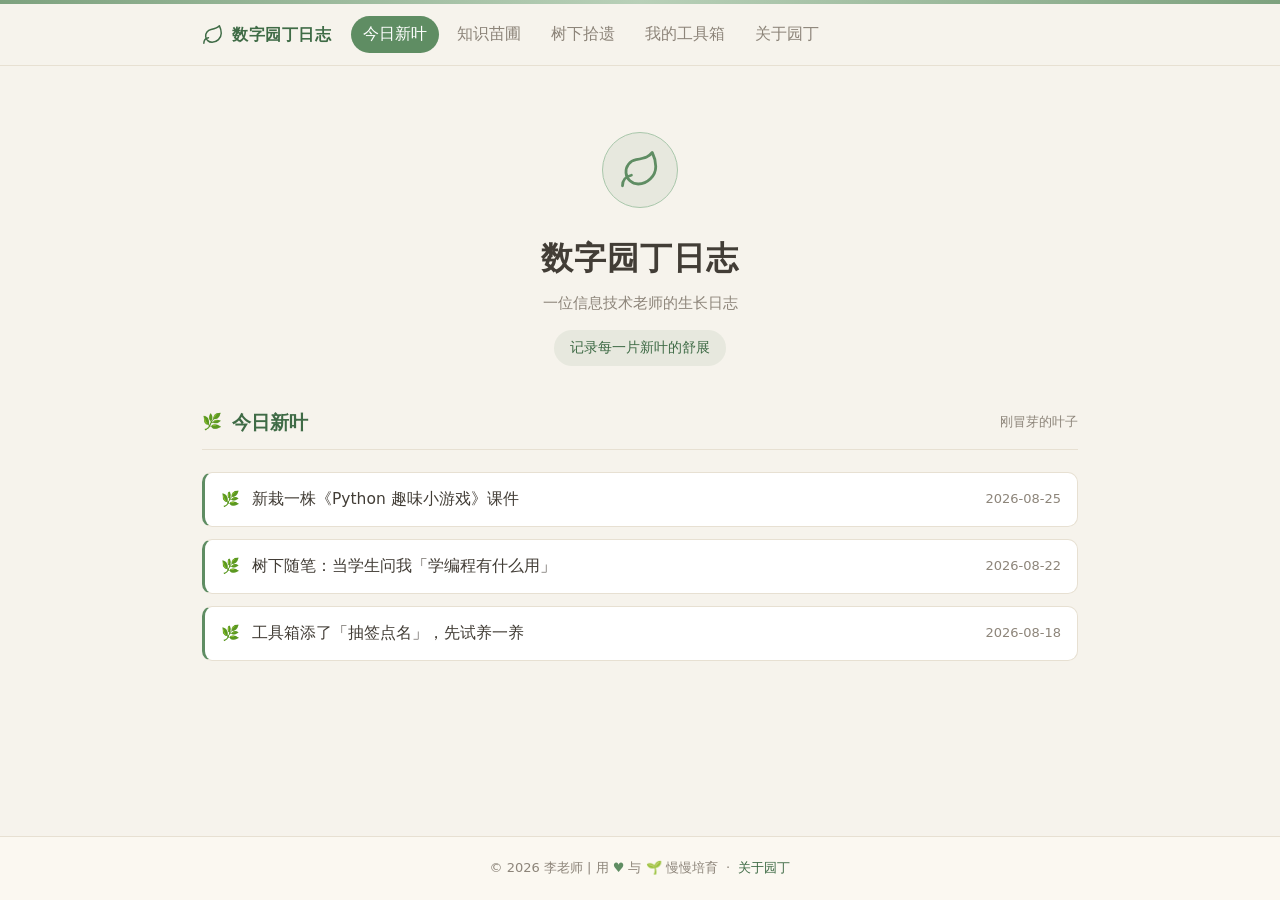
<file: index.html>
<!doctype html>
<html lang="zh-CN">
<head>
  <meta charset="utf-8" />
  <meta name="viewport" content="width=device-width, initial-scale=1" />
  <title>数字园丁日志 —— 一位信息技术老师的生长日志</title>
  <meta name="description" content="数字园丁日志：一位信息技术老师的知识苗圃与教育随笔，记录每一片新叶的舒展。" />
  <link rel="stylesheet" href="css/style.css" />
</head>
<body>
  <div class="top-stripe"></div>
  <header id="site-nav"></header>

  <main>
    <section class="hero">
      <div class="logo-wrap">
        <svg viewBox="0 0 24 24" fill="none" stroke="#5f8d63" stroke-width="1.6" stroke-linecap="round" stroke-linejoin="round">
          <path d="M11 20A7 7 0 0 1 9.8 6.1C15.5 5 17 4.48 19 2c1 2 2 4.18 2 8 0 5.5-4.78 10-10 10Z"/>
          <path d="M2 21c0-3 1.85-5.36 5.08-6"/>
        </svg>
      </div>
      <h1>数字园丁日志</h1>
      <p class="hero-sub">一位信息技术老师的生长日志</p>
      <p class="hero-tag" id="hero-tag">记录每一片新叶的舒展</p>
    </section>

    <section>
      <h2 class="section-title"><span class="leaf">🌿</span>今日新叶<span class="sub">刚冒芽的叶子</span></h2>
      <ul class="update-list" id="recent-updates">
        <li><span class="u-title">加载中…</span></li>
      </ul>
    </section>
  </main>

  <footer id="site-footer"></footer>

  <script src="js/data.js"></script>
  <script src="js/main.js"></script>
</body>
</html>
</file>
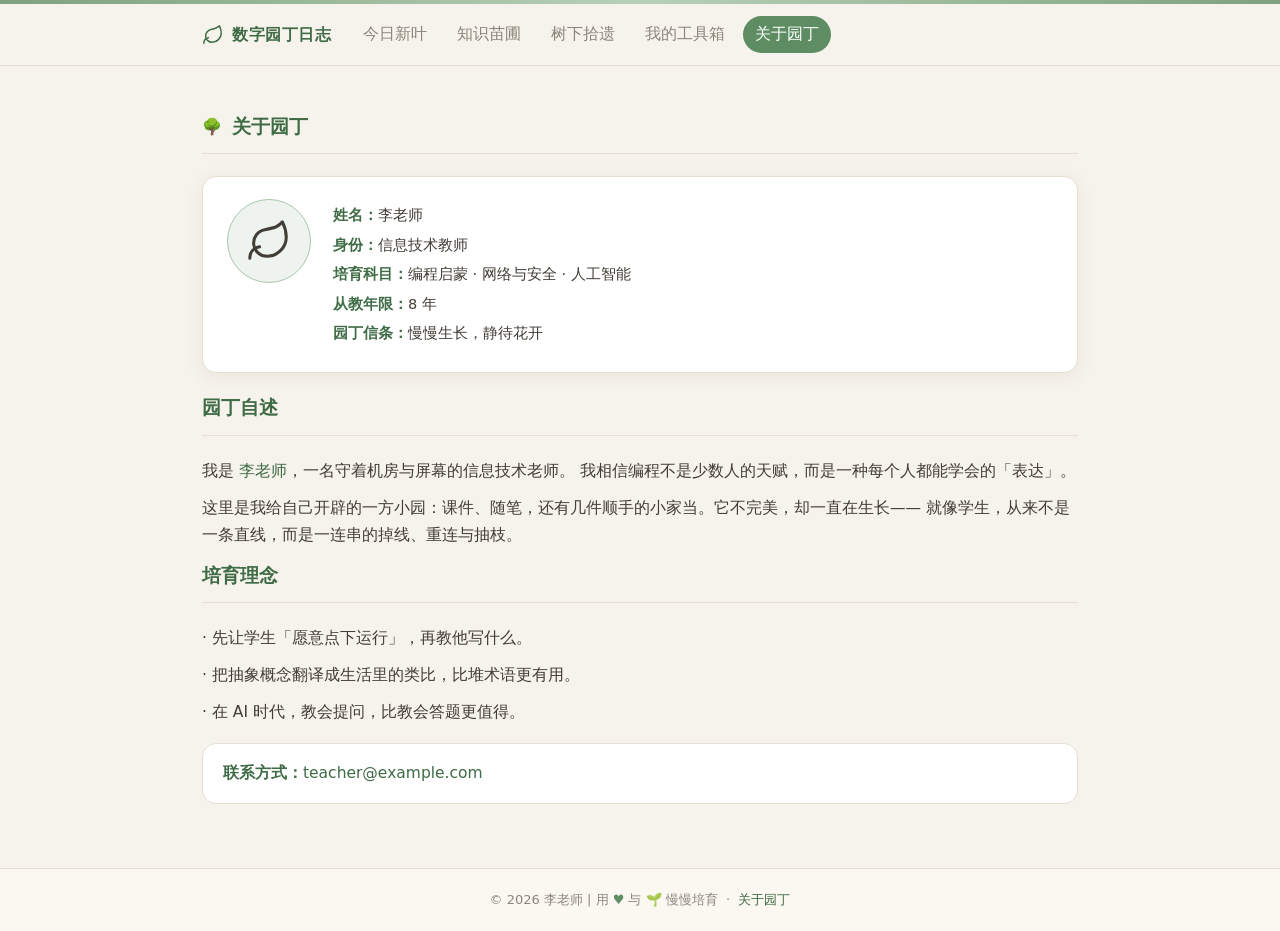
<file: about.html>
<!doctype html>
<html lang="zh-CN">
<head>
  <meta charset="utf-8" />
  <meta name="viewport" content="width=device-width, initial-scale=1" />
  <title>关于园丁 —— 关于我 | 数字园丁日志</title>
  <meta name="description" content="关于园丁：一位信息技术老师的简介、教育理念与联系方式。" />
  <link rel="stylesheet" href="css/style.css" />
</head>
<body>
  <div class="top-stripe"></div>
  <header id="site-nav"></header>

  <main>
    <h1 class="section-title"><span class="leaf">🌳</span>关于园丁</h1>

    <div class="profile" id="profile"></div>

    <h2 class="section-title">园丁自述</h2>
    <p class="about-p">
      我是 <span class="green" id="about-name">李老师</span>，一名守着机房与屏幕的信息技术老师。
      我相信编程不是少数人的天赋，而是一种每个人都能学会的「表达」。
    </p>
    <p class="about-p">
      这里是我给自己开辟的一方小园：课件、随笔，还有几件顺手的小家当。它不完美，却一直在生长——
      就像学生，从来不是一条直线，而是一连串的掉线、重连与抽枝。
    </p>

    <h2 class="section-title">培育理念</h2>
    <p class="about-p">· 先让学生「愿意点下运行」，再教他写什么。</p>
    <p class="about-p">· 把抽象概念翻译成生活里的类比，比堆术语更有用。</p>
    <p class="about-p">· 在 AI 时代，教会提问，比教会答题更值得。</p>

    <div class="contact-box">
      <span class="green">联系方式：</span><span id="contact-email">teacher@example.com</span>
    </div>
  </main>

  <footer id="site-footer"></footer>

  <script src="js/data.js"></script>
  <script src="js/main.js"></script>
</body>
</html>
</file>
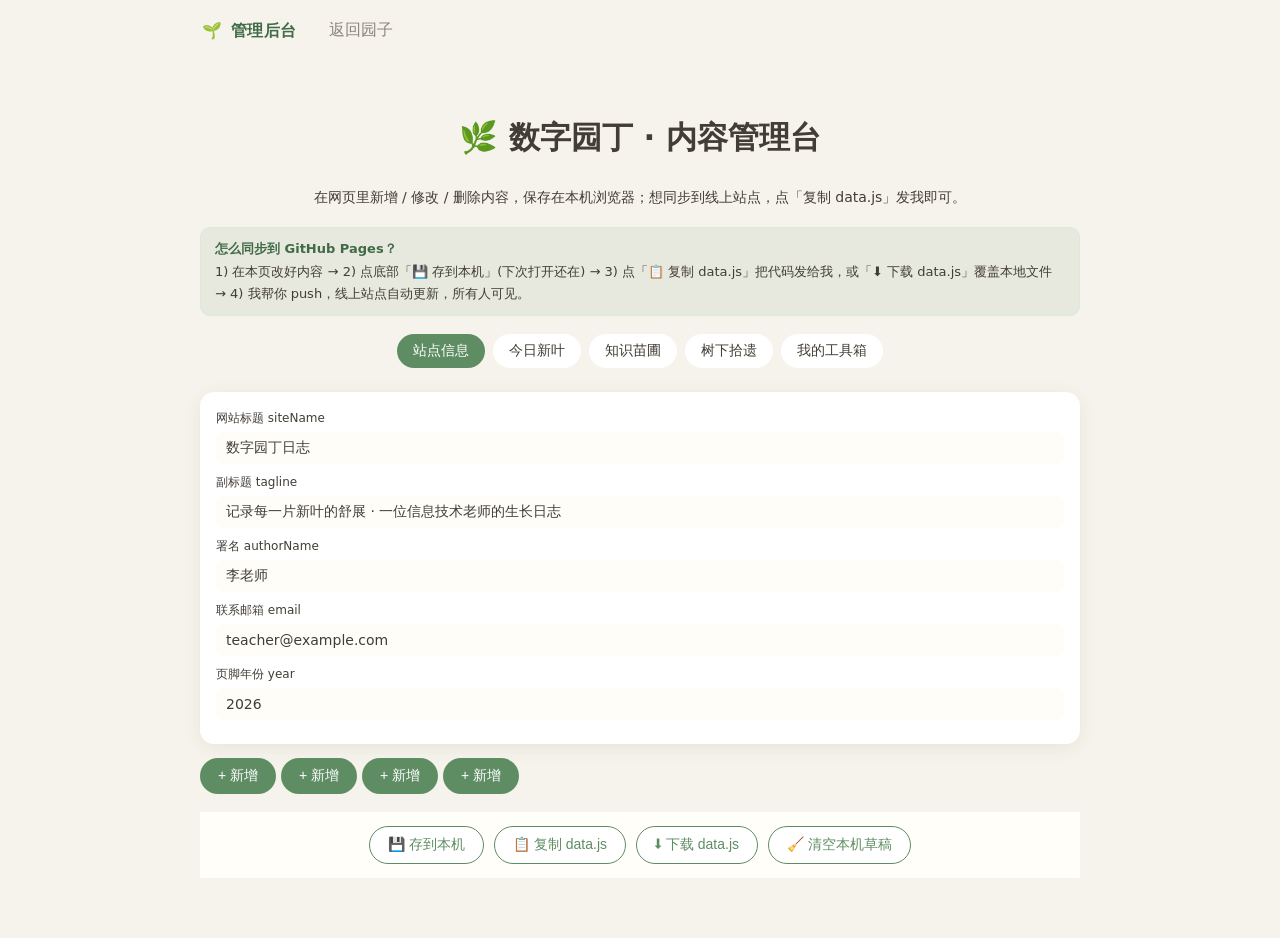
<file: admin.html>
<!DOCTYPE html>
<html lang="zh-CN">
<head>
<meta charset="UTF-8" />
<meta name="viewport" content="width=device-width, initial-scale=1.0" />
<title>管理后台 —— 数字园丁日志</title>
<link rel="stylesheet" href="css/style.css" />
<style>
  .admin-wrap { max-width: 920px; margin: 0 auto; padding: 28px 20px 60px; }
  .admin-head { text-align:center; margin-bottom: 18px; }
  .admin-head h1 { color: var(--ink); }
  .admin-head p { color: var(--muted); font-size: 14px; }
  .tabs { display:flex; flex-wrap:wrap; gap:8px; justify-content:center; margin: 18px 0 24px; }
  .tab-btn { border:1px solid var(--line); background:#fff; color:var(--ink);
    padding:8px 16px; border-radius:999px; cursor:pointer; font-size:14px; transition:.18s; }
  .tab-btn.active { background:var(--green); border-color:var(--green); color:#fff; }
  .tab-btn:hover { border-color:var(--green); }
  .panel { display:none; }
  .panel.active { display:block; }
  .item-card { background:#fff; border:1px solid var(--line); border-radius:14px;
    padding:16px; margin-bottom:14px; box-shadow: var(--shadow); }
  .item-card .row { display:flex; gap:10px; margin-bottom:8px; flex-wrap:wrap; }
  .item-card label { font-size:12px; color:var(--muted); display:block; margin-bottom:3px; }
  .item-card input, .item-card textarea { width:100%; padding:8px 10px; border:1px solid var(--line);
    border-radius:8px; font-family:inherit; font-size:14px; background:#fffdf8; color:var(--ink); }
  .item-card textarea { min-height:64px; resize:vertical; }
  .item-card .half { flex:1 1 200px; }
  .del-btn { background:#fff; color:#d9534f; border:1px solid #f0c9c7; border-radius:8px;
    padding:6px 12px; cursor:pointer; font-size:13px; }
  .del-btn:hover { background:#fdecea; }
  .add-btn { background:var(--green); color:#fff; border:none; border-radius:999px;
    padding:9px 18px; cursor:pointer; font-size:14px; margin-bottom:18px; }
  .add-btn:hover { opacity:.9; }
  .actions { position:sticky; bottom:0; background:#fffef9; border-top:1px solid var(--line);
    padding:14px 0; display:flex; gap:10px; flex-wrap:wrap; justify-content:center; }
  .ghost-btn { background:#fff; border:1px solid var(--green); color:var(--green);
    border-radius:999px; padding:9px 18px; cursor:pointer; font-size:14px; }
  .ghost-btn:hover { background:var(--green-soft); }
  .export-box { margin-top:14px; display:none; }
  .export-box textarea { width:100%; min-height:160px; font-family:var(--mono); font-size:12px;
    border:1px solid var(--line); border-radius:8px; padding:10px; background:#fffdf8; }
  .hint { font-size:13px; color:var(--muted); background:var(--green-soft); border:1px solid #d8ecd8;
    border-radius:10px; padding:10px 14px; margin-bottom:18px; line-height:1.7; }
  .hint b { color:var(--green-deep); }
</style>
</head>
<body>
<header class="site-header">
  <div class="nav-inner">
    <span class="nav-brand">🌱<span>管理后台</span></span>
    <nav class="nav-links"><a href="index.html">返回园子</a></nav>
  </div>
</header>

<main class="admin-wrap">
  <div class="admin-head">
    <h1>🌿 数字园丁 · 内容管理台</h1>
    <p>在网页里新增 / 修改 / 删除内容，保存在本机浏览器；想同步到线上站点，点「复制 data.js」发我即可。</p>
  </div>

  <div class="hint">
    <b>怎么同步到 GitHub Pages？</b><br>
    1) 在本页改好内容 → 2) 点底部「💾 存到本机」(下次打开还在) →
    3) 点「📋 复制 data.js」把代码发给我，或「⬇ 下载 data.js」覆盖本地文件 →
    4) 我帮你 push，线上站点自动更新，所有人可见。
  </div>

  <div class="tabs">
    <button class="tab-btn active" data-tab="site">站点信息</button>
    <button class="tab-btn" data-tab="updates">今日新叶</button>
    <button class="tab-btn" data-tab="resources">知识苗圃</button>
    <button class="tab-btn" data-tab="thoughts">树下拾遗</button>
    <button class="tab-btn" data-tab="tools">我的工具箱</button>
  </div>

  <section class="panel active" id="panel-site"></section>
  <section class="panel" id="panel-updates"></section>
  <section class="panel" id="panel-resources"></section>
  <section class="panel" id="panel-thoughts"></section>
  <section class="panel" id="panel-tools"></section>

  <div class="actions">
    <button class="ghost-btn" id="saveLocal">💾 存到本机</button>
    <button class="ghost-btn" id="copyJs">📋 复制 data.js</button>
    <button class="ghost-btn" id="downloadJs">⬇ 下载 data.js</button>
    <button class="ghost-btn" id="resetLocal">🧹 清空本机草稿</button>
  </div>

  <div class="export-box" id="exportBox">
    <label style="font-size:13px;color:var(--muted)">以下即生成的 data.js，复制发我即可同步上线：</label>
    <textarea id="exportText" readonly></textarea>
  </div>
</main>

<script src="js/data.js"></script>
<script>
(function () {
  "use strict";

  // 深拷贝初始数据（来自 data.js 的全局变量）
  function clone(x) { return JSON.parse(JSON.stringify(x)); }
  var KEY = "eof_admin_data";

  var state = {
    SITE: clone(typeof SITE !== "undefined" ? SITE : {}),
    recentUpdates: clone(typeof recentUpdates !== "undefined" ? recentUpdates : []),
    resources: clone(typeof resources !== "undefined" ? resources : []),
    thoughts: clone(typeof thoughts !== "undefined" ? thoughts : []),
    tools: clone(typeof tools !== "undefined" ? tools : [])
  };

  // 若本机有草稿则恢复
  try {
    var saved = localStorage.getItem(KEY);
    if (saved) { var o = JSON.parse(saved); if (o && o.SITE) state = o; }
  } catch (e) {}

  function esc(s) { return String(s == null ? "" : s); }

  /* ---------- 通用：渲染一个面板的列表 ---------- */
  function field(label, name, val, type) {
    if (type === "textarea") {
      return '<div class="row"><div class="half" style="flex:1 1 100%">' +
        '<label>' + label + '</label>' +
        '<textarea data-f="' + name + '">' + esc(val) + '</textarea></div></div>';
    }
    return '<div class="row"><div class="half">' +
      '<label>' + label + '</label>' +
      '<input data-f="' + name + '" value="' + esc(val).replace(/"/g, "&quot;") + '" /></div></div>';
  }

  function renderSite() {
    var s = state.SITE;
    var html =
      field("网站标题 siteName", "siteName", s.siteName) +
      field("副标题 tagline", "tagline", s.tagline) +
      field("署名 authorName", "authorName", s.authorName) +
      field("联系邮箱 email", "email", s.email) +
      field("页脚年份 year", "year", s.year);
    document.getElementById("panel-site").innerHTML =
      '<div class="item-card" data-item="site">' + html + "</div>";
  }

  function renderList(panelId, key, fieldsFor, emptyText) {
    var arr = state[key];
    var html = arr.map(function (item, i) {
      return '<div class="item-card" data-item="' + key + '" data-index="' + i + '">' +
        fieldsFor(item, i) +
        '<button class="del-btn" data-del="' + key + '" data-index="' + i + '">🗑 删除这条</button>' +
      "</div>";
    }).join("");
    if (!html) html = '<p class="muted" style="color:var(--muted)">' + emptyText + "</p>";
    document.getElementById(panelId).innerHTML = html;
  }

  function renderUpdates() {
    renderList("panel-updates", "recentUpdates", function (u) {
      return field("标题 title", "title", u.title) +
             field("链接 link（如 knowledge.html）", "link", u.link) +
             field("日期 date（YYYY-MM-DD）", "date", u.date);
    }, "// 还没有新叶，点下方「+ 新增」种一棵");
  }
  function renderResources() {
    renderList("panel-resources", "resources", function (r) {
      return field("标题 title", "title", r.title) +
             field("描述 desc", "desc", r.desc, "textarea") +
             field("分类标签 tag（如 编程启蒙）", "tag", r.tag) +
             field("类型 type（PPT/PDF/代码）", "type", r.type) +
             field("日期 date", "date", r.date);
    }, "// 苗圃还空着，点「+ 新增」播一颗");
  }
  function renderThoughts() {
    renderList("panel-thoughts", "thoughts", function (t) {
      return field("标题 title", "title", t.title) +
             field("日期 date", "date", t.date) +
             field("阅读时长 readingTime", "readingTime", t.readingTime) +
             field("摘要 summary", "summary", t.summary, "textarea") +
             field("正文 body", "body", t.body, "textarea");
    }, "// 树下还没拾到碎片，点「+ 新增」写一段");
  }
  function renderTools() {
    renderList("panel-tools", "tools", function (t) {
      return field("名称 name", "name", t.name) +
             field("图标 icon（emoji）", "icon", t.icon) +
             field("描述 desc", "desc", t.desc) +
             field("命令 cmd", "cmd", t.cmd);
    }, "// 工具箱空空，点「+ 新增」放一件家当");
  }

  function renderAll() {
    renderSite(); renderUpdates(); renderResources(); renderThoughts(); renderTools();
  }
  renderAll();

  /* ---------- 输入即时写回 state（事件委托） ---------- */
  document.querySelector(".admin-wrap").addEventListener("input", function (e) {
    var el = e.target.closest("[data-f]");
    if (!el) return;
    var card = el.closest("[data-item]");
    if (!card) return;
    var name = el.getAttribute("data-f");
    var val = el.value;
    if (card.getAttribute("data-item") === "site") {
      if (name === "year") val = parseInt(val, 10) || 2026;
      state.SITE[name] = val;
    } else {
      var key = card.getAttribute("data-item");
      var idx = parseInt(card.getAttribute("data-index"), 10);
      state[key][idx][name] = val;
    }
  });

  /* ---------- 删除 ---------- */
  document.querySelector(".admin-wrap").addEventListener("click", function (e) {
    var del = e.target.closest("[data-del]");
    if (!del) return;
    var key = del.getAttribute("data-del");
    var idx = parseInt(del.getAttribute("data-index"), 10);
    state[key].splice(idx, 1);
    renderAll();
  });

  /* ---------- 新增按钮 ---------- */
  var addDefs = {
    updates: function () { return { title: "新的一条动态", link: "index.html", date: "2026-08-28" }; },
    resources: function () { return { title: "新资源", desc: "一句话描述", tag: "编程启蒙", type: "PPT", date: "2026-08-28" }; },
    thoughts: function () { return { title: "新随笔", date: "2026-08-28", readingTime: "3 分钟", summary: "摘要…", body: "（正文占位）…" }; },
    tools: function () { return { title: "新工具", icon: "🛠", desc: "描述", cmd: "toolbox/x" }; }
  };
  ["updates", "resources", "thoughts", "tools"].forEach(function (k) {
    var panel = document.getElementById("panel-" + k);
    var btn = document.createElement("button");
    btn.className = "add-btn";
    btn.textContent = "+ 新增";
    btn.addEventListener("click", function () {
      var keyMap = { updates: "recentUpdates", resources: "resources", thoughts: "thoughts", tools: "tools" };
      state[keyMap[k]].push(addDefs[k]());
      renderAll();
    });
    panel.parentNode.insertBefore(btn, panel.nextSibling);
  });

  /* ---------- Tab 切换 ---------- */
  document.querySelector(".tabs").addEventListener("click", function (e) {
    var b = e.target.closest(".tab-btn");
    if (!b) return;
    document.querySelectorAll(".tab-btn").forEach(function (x) { x.classList.remove("active"); });
    document.querySelectorAll(".panel").forEach(function (x) { x.classList.remove("active"); });
    b.classList.add("active");
    document.getElementById("panel-" + b.getAttribute("data-tab")).classList.add("active");
  });

  /* ---------- 存到本机 ---------- */
  document.getElementById("saveLocal").addEventListener("click", function () {
    localStorage.setItem(KEY, JSON.stringify(state));
    alert("已存到本机浏览器（localStorage）。下次打开本页会自动恢复。");
  });
  document.getElementById("resetLocal").addEventListener("click", function () {
    if (confirm("确定清空本机草稿？将恢复为仓库里的原始内容。")) {
      localStorage.removeItem(KEY);
      location.reload();
    }
  });

  /* ---------- 生成 data.js 文本 ---------- */
  function buildJs() {
    function arr(name, list) {
      return "const " + name + " = " + JSON.stringify(list, null, 2) + ";\n";
    }
    var head = "/* 数字园丁日志 —— 由管理后台生成 */\n";
    return head +
      "const SITE = " + JSON.stringify(state.SITE, null, 2) + ";\n\n" +
      arr("recentUpdates", state.recentUpdates) + "\n" +
      arr("resources", state.resources) + "\n" +
      arr("thoughts", state.thoughts) + "\n" +
      arr("tools", state.tools);
  }

  document.getElementById("copyJs").addEventListener("click", function () {
    var txt = buildJs();
    var box = document.getElementById("exportBox");
    var ta = document.getElementById("exportText");
    ta.value = txt;
    box.style.display = "block";
    if (navigator.clipboard) {
      navigator.clipboard.writeText(txt).then(function () {
        alert("已复制到剪贴板！把这段内容发给我，我就能帮你同步到 GitHub Pages。");
      }, function () {
        alert("请手动复制下方文本框里的内容发给我。");
      });
    } else {
      ta.select();
      alert("请手动复制下方文本框里的内容发给我。");
    }
  });

  document.getElementById("downloadJs").addEventListener("click", function () {
    var txt = buildJs();
    var blob = new Blob([txt], { type: "text/javascript" });
    var a = document.createElement("a");
    a.href = URL.createObjectURL(blob);
    a.download = "data.js";
    a.click();
    URL.revokeObjectURL(a.href);
  });
})();
</script>
</body>
</html>
</file>
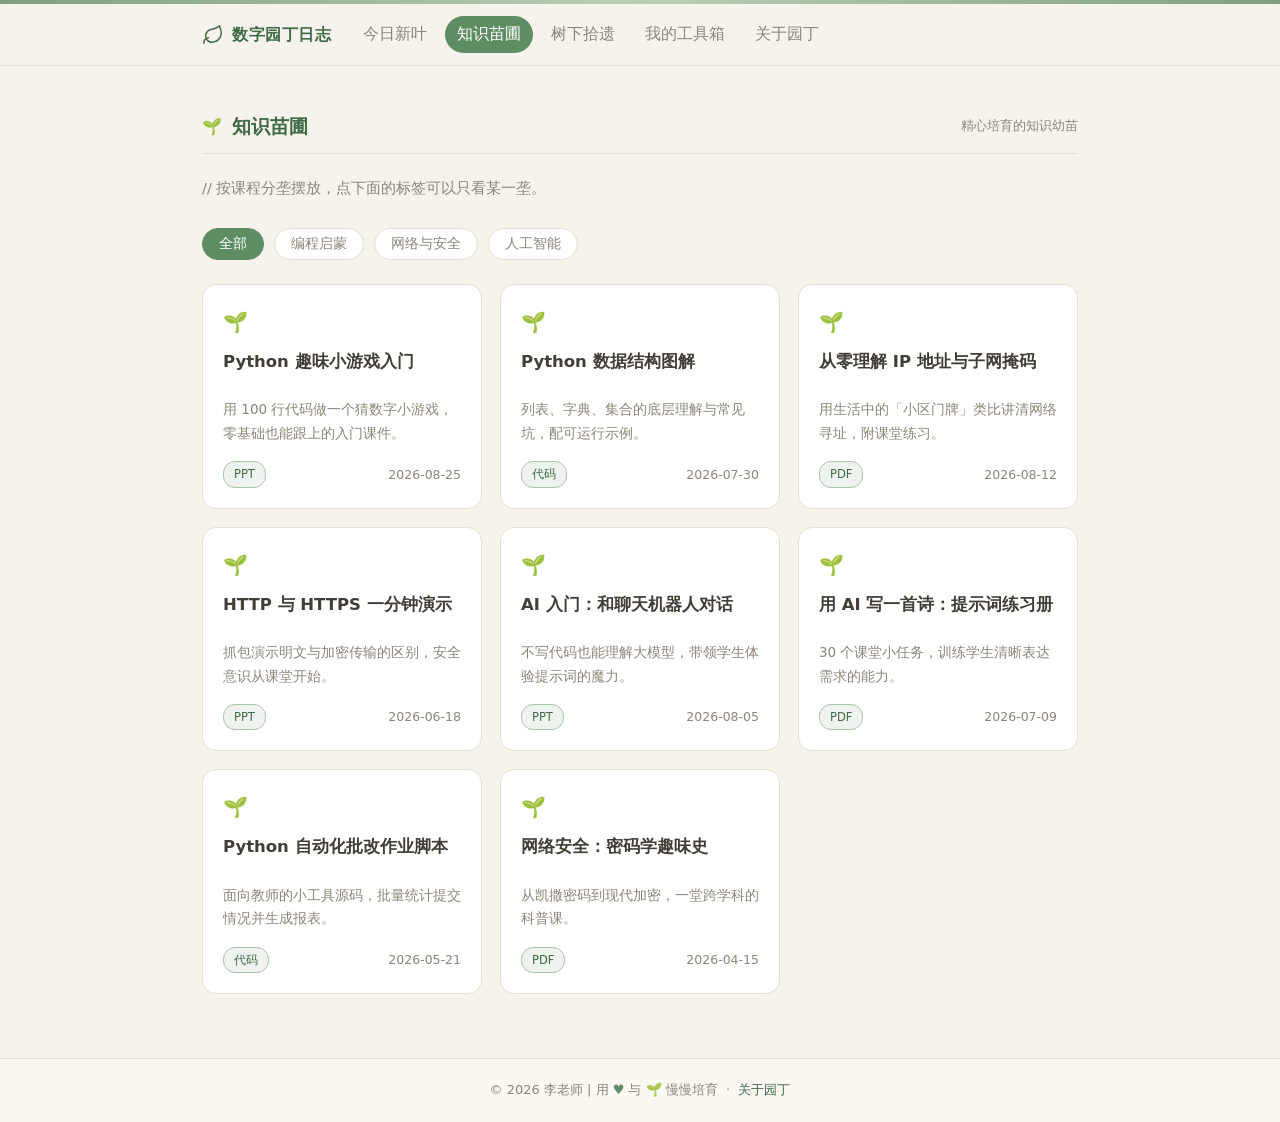
<file: knowledge.html>
<!doctype html>
<html lang="zh-CN">
<head>
  <meta charset="utf-8" />
  <meta name="viewport" content="width=device-width, initial-scale=1" />
  <title>知识苗圃 —— 学习宝库 | 数字园丁日志</title>
  <meta name="description" content="知识苗圃：按课程分类存放的信息技术教学资源，精心培育的知识幼苗。" />
  <link rel="stylesheet" href="css/style.css" />
</head>
<body>
  <div class="top-stripe"></div>
  <header id="site-nav"></header>

  <main>
    <h1 class="section-title"><span class="leaf">🌱</span>知识苗圃<span class="sub">精心培育的知识幼苗</span></h1>
    <p class="tag-line">// 按课程分垄摆放，点下面的标签可以只看某一垄。</p>

    <div class="filters" id="filters"></div>
    <div class="card-grid" id="resource-grid"></div>
  </main>

  <footer id="site-footer"></footer>

  <script src="js/data.js"></script>
  <script src="js/main.js"></script>
</body>
</html>
</file>
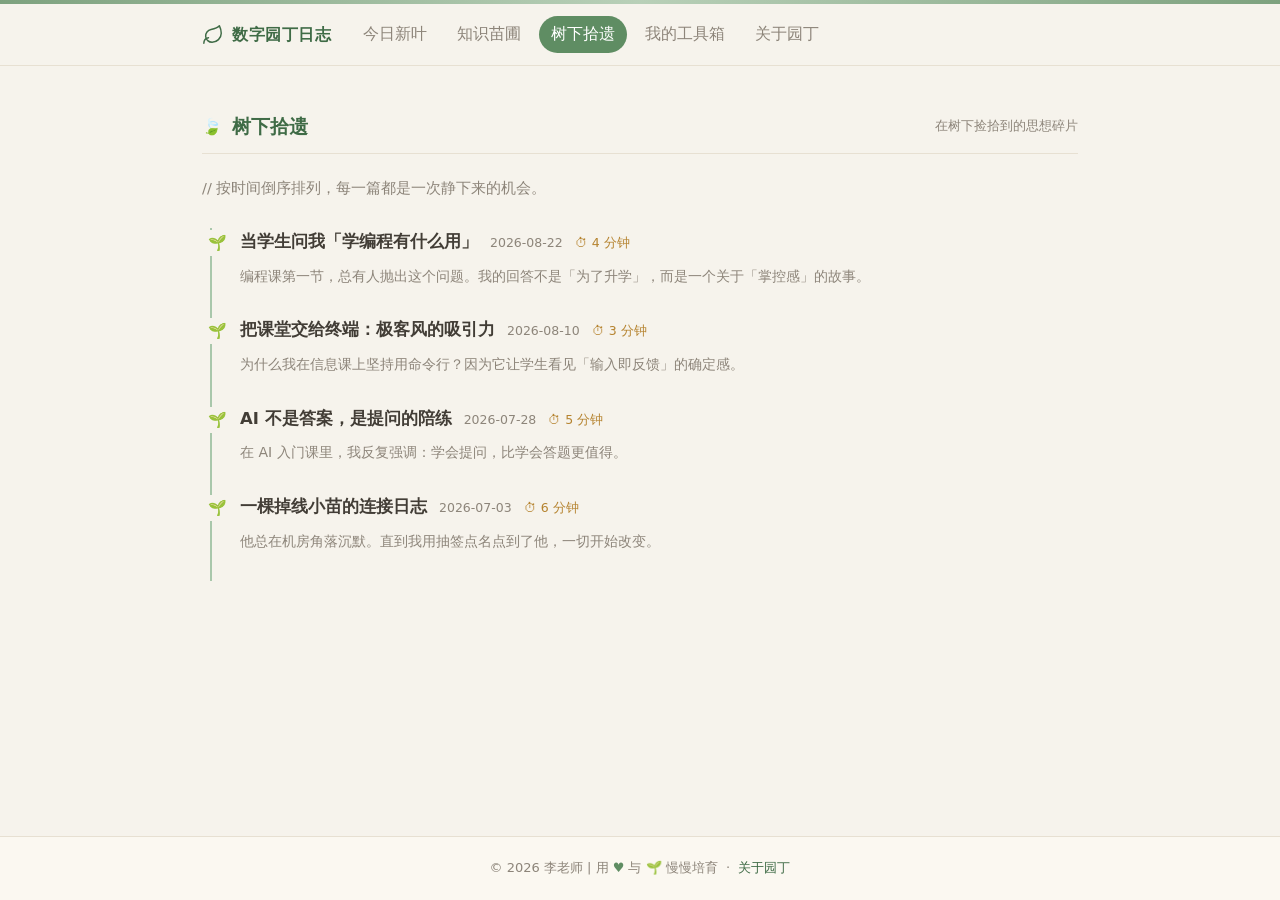
<file: thoughts.html>
<!doctype html>
<html lang="zh-CN">
<head>
  <meta charset="utf-8" />
  <meta name="viewport" content="width=device-width, initial-scale=1" />
  <title>树下拾遗 —— 教育随笔 | 数字园丁日志</title>
  <meta name="description" content="树下拾遗：一位信息技术老师的教学反思与生活感悟，在树下捡拾到的思想碎片。" />
  <link rel="stylesheet" href="css/style.css" />
</head>
<body>
  <div class="top-stripe"></div>
  <header id="site-nav"></header>

  <main>
    <h1 class="section-title"><span class="leaf">🍃</span>树下拾遗<span class="sub">在树下捡拾到的思想碎片</span></h1>
    <p class="tag-line">// 按时间倒序排列，每一篇都是一次静下来的机会。</p>

    <div class="timeline" id="timeline"></div>
  </main>

  <footer id="site-footer"></footer>

  <script src="js/data.js"></script>
  <script src="js/main.js"></script>
</body>
</html>
</file>
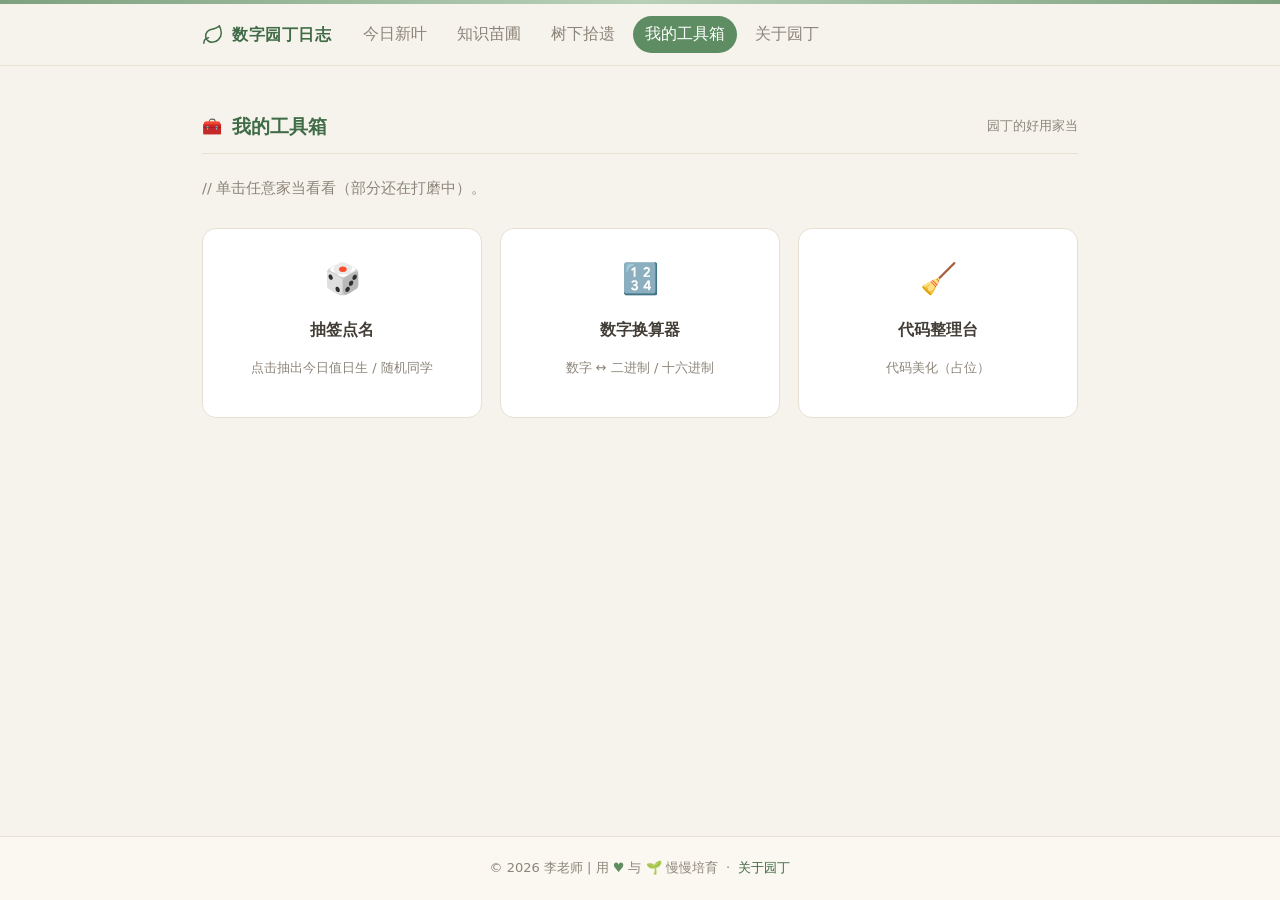
<file: toolbox.html>
<!doctype html>
<html lang="zh-CN">
<head>
  <meta charset="utf-8" />
  <meta name="viewport" content="width=device-width, initial-scale=1" />
  <title>我的工具箱 —— 在线工具 | 数字园丁日志</title>
  <meta name="description" content="我的工具箱：园丁的好用家当，课堂随机点名、数字换算等教学辅助小工具。" />
  <link rel="stylesheet" href="css/style.css" />
</head>
<body>
  <div class="top-stripe"></div>
  <header id="site-nav"></header>

  <main>
    <h1 class="section-title"><span class="leaf">🧰</span>我的工具箱<span class="sub">园丁的好用家当</span></h1>
    <p class="tag-line">// 单击任意家当看看（部分还在打磨中）。</p>

    <div class="tool-grid" id="tool-grid"></div>
  </main>

  <footer id="site-footer"></footer>

  <script src="js/data.js"></script>
  <script src="js/main.js"></script>
</body>
</html>
</file>
<file: css/style.css>
/* =========================================================
   数字园丁日志 —— 温暖教育风 · 浅色调
   安静、简约、柔和。园丁照料知识幼苗的隐喻。
   主色: 暖纸背景 #f6f3ec / 叶绿强调 #5f8d63 / 暖灰文字
   ========================================================= */

:root {
  --bg:        #f6f3ec;   /* 暖纸背景 */
  --bg-soft:   #fbf8f1;   /* 浅暖面板 */
  --bg-card:   #ffffff;   /* 卡片表面 */
  --green:     #5f8d63;   /* 叶绿强调 */
  --green-deep:#3f6b46;   /* 深叶绿（悬停/强调） */
  --green-dim: #a9c7ab;   /* 浅叶绿（装饰线） */
  --green-soft:rgba(95, 141, 99, 0.10);
  --text:      #423d36;   /* 暖灰文字 */
  --text-dim:  #8d857a;   /* 弱化文字 */
  --border:    #e7e0d2;   /* 柔和边框 */
  --amber:     #b5832f;   /* 阅读时长暖色 */
  --shadow:    0 4px 18px rgba(95, 80, 55, 0.08);
  --shadow-hover: 0 8px 26px rgba(95, 80, 55, 0.14);
  --radius:    14px;
  --sans: "PingFang SC", "Microsoft YaHei", "Noto Sans SC",
          "Hiragino Sans GB", system-ui, -apple-system, "Segoe UI", sans-serif;
}

* { box-sizing: border-box; }

html { scroll-behavior: smooth; }

body {
  margin: 0;
  background: var(--bg);
  color: var(--text);
  font-family: var(--sans);
  font-size: 15.5px;
  line-height: 1.75;
  min-height: 100vh;
  display: flex;
  flex-direction: column;
  -webkit-font-smoothing: antialiased;
}

a { color: var(--green-deep); text-decoration: none; transition: color .18s; }

main {
  flex: 1 0 auto;
  width: 100%;
  max-width: 920px;
  margin: 0 auto;
  padding: 36px 22px 64px;
}

/* ---------------- 顶部细叶绿装饰条 ---------------- */
.top-stripe {
  height: 4px;
  background: linear-gradient(90deg, var(--green), var(--green-dim), var(--green));
  opacity: .8;
}

/* ---------------- 导航栏 ---------------- */
#site-nav {
  position: sticky;
  top: 0;
  z-index: 50;
  background: rgba(246, 243, 236, 0.88);
  backdrop-filter: blur(8px);
  border-bottom: 1px solid var(--border);
}
.nav-inner {
  max-width: 920px;
  margin: 0 auto;
  padding: 12px 22px;
  display: flex;
  align-items: center;
  gap: 8px;
  flex-wrap: wrap;
}
.nav-brand {
  display: inline-flex;
  align-items: center;
  gap: 8px;
  color: var(--green-deep);
  font-weight: 700;
  font-size: 16px;
  margin-right: 12px;
  letter-spacing: .5px;
}
.nav-brand svg { width: 22px; height: 22px; }
.nav-links { display: flex; gap: 6px; flex-wrap: wrap; }
.nav-links a {
  color: var(--text-dim);
  padding: 5px 12px;
  border-radius: 20px;
  transition: color .18s, background .18s;
}
.nav-links a:hover { color: var(--green-deep); background: var(--green-soft); }
.nav-links a.active {
  color: #fff;
  background: var(--green);
}

/* ---------------- 页脚 ---------------- */
#site-footer {
  flex-shrink: 0;
  border-top: 1px solid var(--border);
  background: var(--bg-soft);
  color: var(--text-dim);
  font-size: 13px;
  padding: 20px 22px;
  text-align: center;
}
#site-footer .heart { color: var(--green); }
#site-footer a { color: var(--green-deep); }

/* ---------------- 通用排版 ---------------- */
h1, h2, h3 { color: var(--text); font-weight: 600; }

.section-title {
  display: flex;
  align-items: center;
  gap: 10px;
  color: var(--green-deep);
  border-bottom: 1px solid var(--border);
  padding-bottom: 10px;
  margin: 8px 0 22px;
  font-size: 19px;
}
.section-title .leaf { color: var(--green); font-size: 16px; }
.section-title .sub {
  margin-left: auto;
  font-size: 13px;
  color: var(--text-dim);
  font-weight: 400;
}

.muted { color: var(--text-dim); }
.green { color: var(--green-deep); }
.tag-line { color: var(--text-dim); font-size: 14.5px; margin: 0 0 26px; }

/* ---------------- 首页 Hero ---------------- */
.hero {
  text-align: center;
  padding: 30px 0 18px;
}
.hero .logo-wrap {
  display: inline-flex;
  align-items: center;
  justify-content: center;
  width: 76px; height: 76px;
  border-radius: 50%;
  background: var(--green-soft);
  border: 1px solid var(--green-dim);
  margin-bottom: 16px;
}
.hero .logo-wrap svg { width: 42px; height: 42px; }
.hero h1 {
  font-size: 32px;
  margin: 6px 0 4px;
  letter-spacing: 1px;
}
.hero .hero-sub {
  color: var(--text-dim);
  font-size: 15px;
  margin: 4px 0 2px;
}
.hero .hero-tag {
  display: inline-block;
  margin-top: 12px;
  padding: 6px 16px;
  border-radius: 20px;
  background: var(--green-soft);
  color: var(--green-deep);
  font-size: 13.5px;
}

/* 今日新叶 列表 */
.update-list { list-style: none; padding: 0; margin: 0; }
.update-list li {
  display: flex;
  align-items: center;
  gap: 12px;
  border: 1px solid var(--border);
  border-left: 3px solid var(--green);
  background: var(--bg-card);
  padding: 13px 16px;
  margin-bottom: 12px;
  border-radius: 10px;
  transition: transform .16s, box-shadow .16s, border-color .16s;
}
.update-list li:hover {
  transform: translateX(4px);
  box-shadow: var(--shadow);
  border-left-color: var(--green-deep);
}
.update-list .leaf-mark { color: var(--green); font-size: 15px; }
.update-list .u-title { color: var(--text); flex: 1; }
.update-list .u-title:hover { color: var(--green-deep); }
.update-list .u-date { color: var(--text-dim); font-size: 13px; white-space: nowrap; }

/* ---------------- 知识苗圃 卡片 ---------------- */
.filters { display: flex; gap: 10px; flex-wrap: wrap; margin-bottom: 24px; }
.filter-btn {
  font-family: var(--sans);
  font-size: 13.5px;
  background: var(--bg-card);
  color: var(--text-dim);
  border: 1px solid var(--border);
  padding: 6px 16px;
  border-radius: 20px;
  cursor: pointer;
  transition: all .18s;
}
.filter-btn:hover { color: var(--green-deep); border-color: var(--green-dim); }
.filter-btn.active { background: var(--green); color: #fff; border-color: var(--green); }

.card-grid {
  display: grid;
  grid-template-columns: repeat(auto-fill, minmax(258px, 1fr));
  gap: 18px;
}
.card {
  background: var(--bg-card);
  border: 1px solid var(--border);
  border-radius: var(--radius);
  padding: 20px;
  display: flex;
  flex-direction: column;
  transition: transform .2s ease, box-shadow .2s ease, border-color .2s ease;
}
.card:hover {
  transform: translateY(-6px);
  border-color: var(--green-dim);
  box-shadow: var(--shadow-hover);
}
.card .seed { font-size: 20px; margin-bottom: 8px; }
.card h3 { margin: 0 0 8px; font-size: 16.5px; }
.card .desc { color: var(--text-dim); font-size: 13.5px; flex: 1; margin-bottom: 16px; }
.card .meta {
  display: flex;
  justify-content: space-between;
  align-items: center;
  font-size: 12.5px;
  gap: 8px;
}
.type-badge {
  background: var(--green-soft);
  color: var(--green-deep);
  border: 1px solid var(--green-dim);
  padding: 2px 10px;
  border-radius: 12px;
  font-size: 11.5px;
}
.card .date { color: var(--text-dim); }

/* ---------------- 树下拾遗 时间轴 ---------------- */
.timeline {
  position: relative;
  margin-left: 8px;
  padding-left: 28px;
  border-left: 2px solid var(--green-dim);
}
.timeline-item { position: relative; padding: 0 0 28px 0; }
.timeline-item::before {
  content: "🌱";
  position: absolute;
  left: -34px;
  top: 2px;
  font-size: 15px;
  background: var(--bg);
  padding: 0 2px;
}
.timeline-item .t-head { display: flex; align-items: baseline; gap: 12px; flex-wrap: wrap; }
.timeline-item h3 { margin: 0; font-size: 16.5px; }
.timeline-item .t-date { color: var(--text-dim); font-size: 12.5px; }
.timeline-item .t-read { color: var(--amber); font-size: 12.5px; }
.timeline-item .t-summary { color: var(--text-dim); margin: 7px 0 0; font-size: 14px; }

/* ---------------- 我的工具箱 ---------------- */
.tool-grid {
  display: grid;
  grid-template-columns: repeat(auto-fill, minmax(220px, 1fr));
  gap: 18px;
}
.tool-card {
  background: var(--bg-card);
  border: 1px solid var(--border);
  border-radius: var(--radius);
  padding: 24px 18px;
  text-align: center;
  cursor: pointer;
  transition: transform .2s, box-shadow .2s, border-color .2s;
}
.tool-card:hover {
  transform: translateY(-6px);
  border-color: var(--green-dim);
  box-shadow: var(--shadow-hover);
}
.tool-icon {
  font-size: 30px;
  margin-bottom: 12px;
}
.tool-card h3 { margin: 0 0 6px; font-size: 15.5px; }
.tool-card .t-desc { color: var(--text-dim); font-size: 13px; }

/* ---------------- 关于 / 园丁名片 ---------------- */
.profile {
  display: flex;
  gap: 22px;
  align-items: flex-start;
  flex-wrap: wrap;
  background: var(--bg-card);
  border: 1px solid var(--border);
  border-radius: var(--radius);
  padding: 22px 24px;
  margin: 18px 0;
  box-shadow: var(--shadow);
}
.profile .avatar {
  flex: 0 0 auto;
  width: 84px; height: 84px;
  border-radius: 50%;
  background: var(--green-soft);
  border: 1px solid var(--green-dim);
  display: flex; align-items: center; justify-content: center;
}
.profile .avatar svg { width: 46px; height: 46px; }
.profile .info { flex: 1; min-width: 240px; }
.profile .info .row { margin: 4px 0; font-size: 14.5px; }
.profile .info .key { color: var(--green-deep); font-weight: 600; }
.profile .info .key::after { content: "："; }
.profile .info .val { color: var(--text); }

.about-p { color: var(--text); margin: 10px 0; }
.contact-box {
  border: 1px solid var(--border);
  border-radius: var(--radius);
  background: var(--bg-card);
  padding: 16px 20px;
  margin-top: 16px;
}
.contact-box .green { font-weight: 600; }
.contact-box a { color: var(--green-deep); }

/* ---------------- Toast（功能开发中提示） ---------------- */
#toast {
  position: fixed;
  top: 50%; left: 50%;
  transform: translate(-50%, -50%) scale(0.96);
  background: var(--bg-card);
  border: 1px solid var(--green);
  box-shadow: var(--shadow-hover);
  color: var(--text);
  padding: 20px 28px;
  border-radius: var(--radius);
  font-size: 14.5px;
  z-index: 200;
  opacity: 0;
  pointer-events: none;
  transition: opacity .2s, transform .2s;
  max-width: 82vw;
  text-align: center;
}
#toast.show { opacity: 1; transform: translate(-50%, -50%) scale(1); }
#toast .t-title { color: var(--green-deep); font-weight: 600; margin-bottom: 6px; }
#toast .t-body { color: var(--text-dim); }
#toast .t-ok { margin-top: 12px; font-size: 12px; color: var(--text-dim); }

/* ---------------- 404 ---------------- */
.error-page { text-align: center; padding: 60px 20px; }
.error-page .sprout { font-size: 64px; }
.error-page .code { font-size: 18px; color: var(--green-deep); margin: 14px 0 6px; letter-spacing: 2px; }
.error-page .msg { color: var(--text); margin: 8px 0 26px; }

/* ---------------- 响应式 ---------------- */
@media (max-width: 600px) {
  .hero h1 { font-size: 26px; }
  .card-grid, .tool-grid { grid-template-columns: 1fr; }
  .nav-inner { font-size: 13px; }
}
</file>
